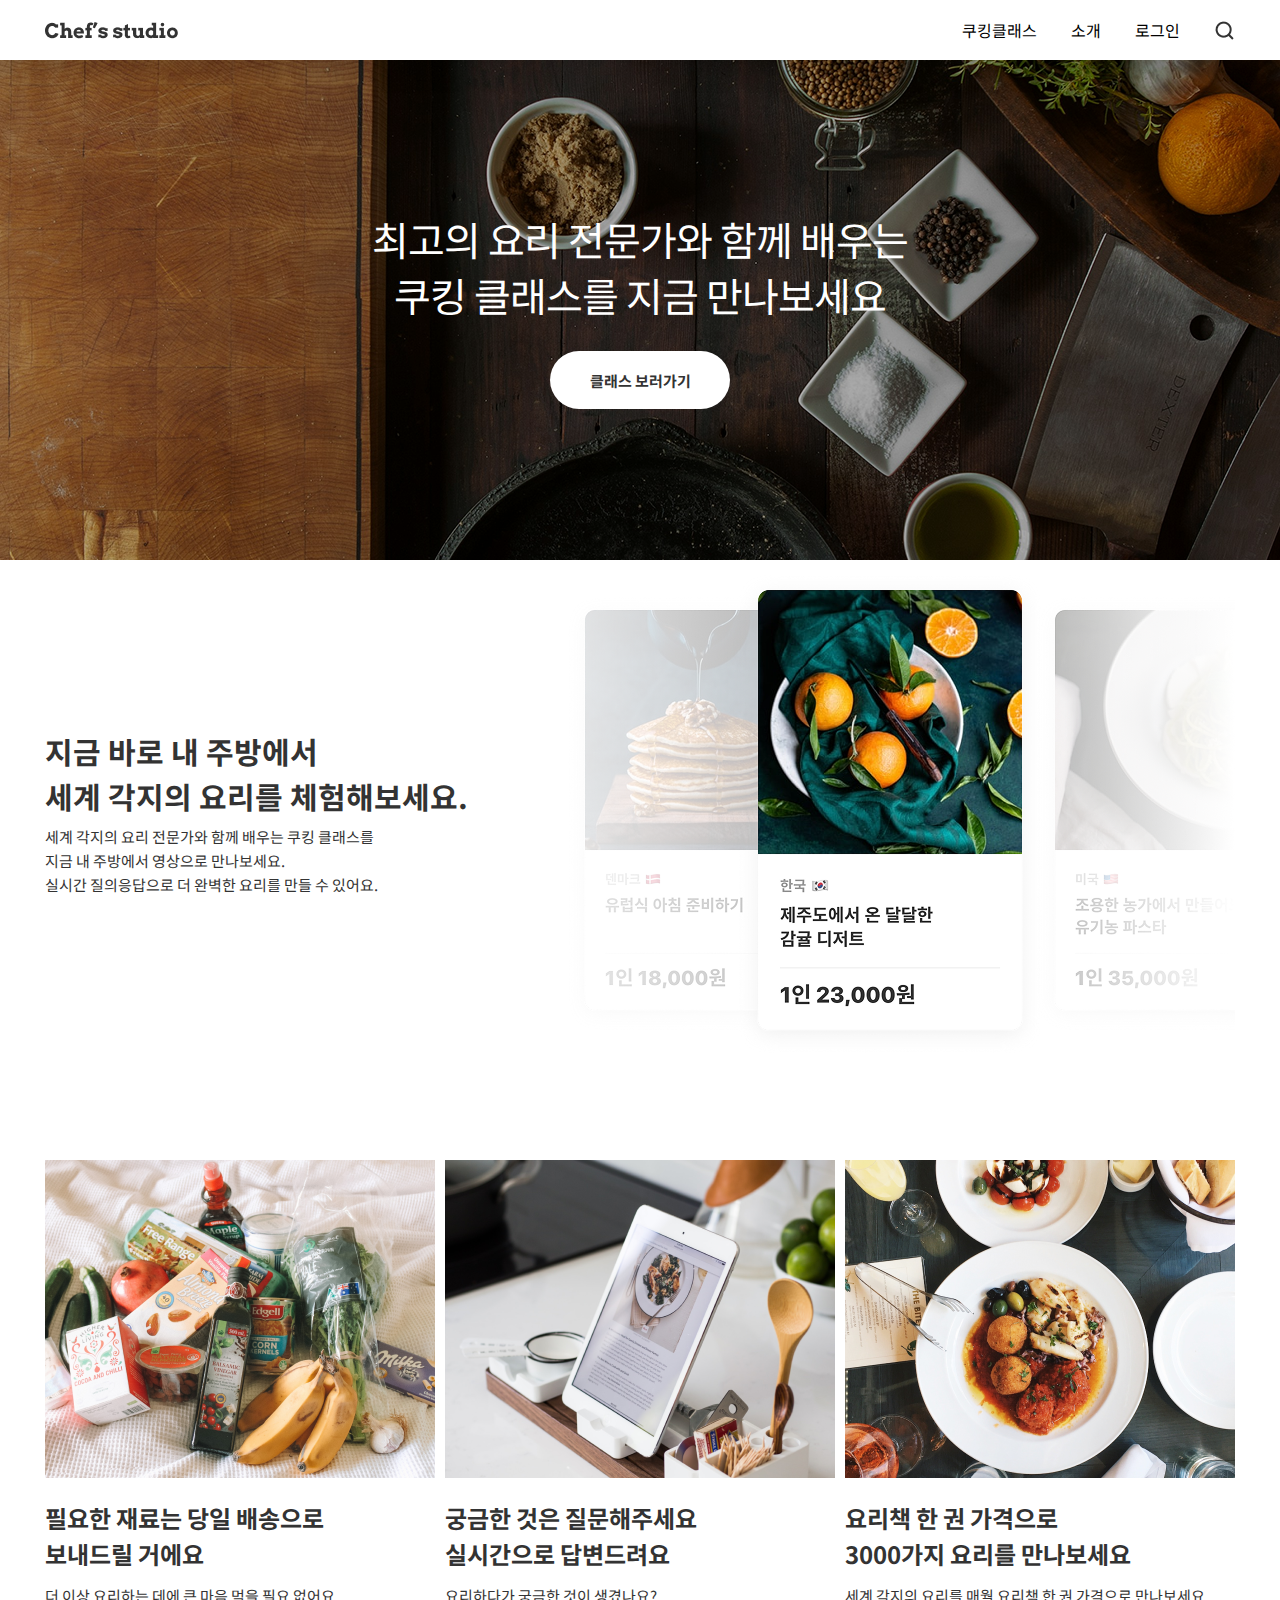
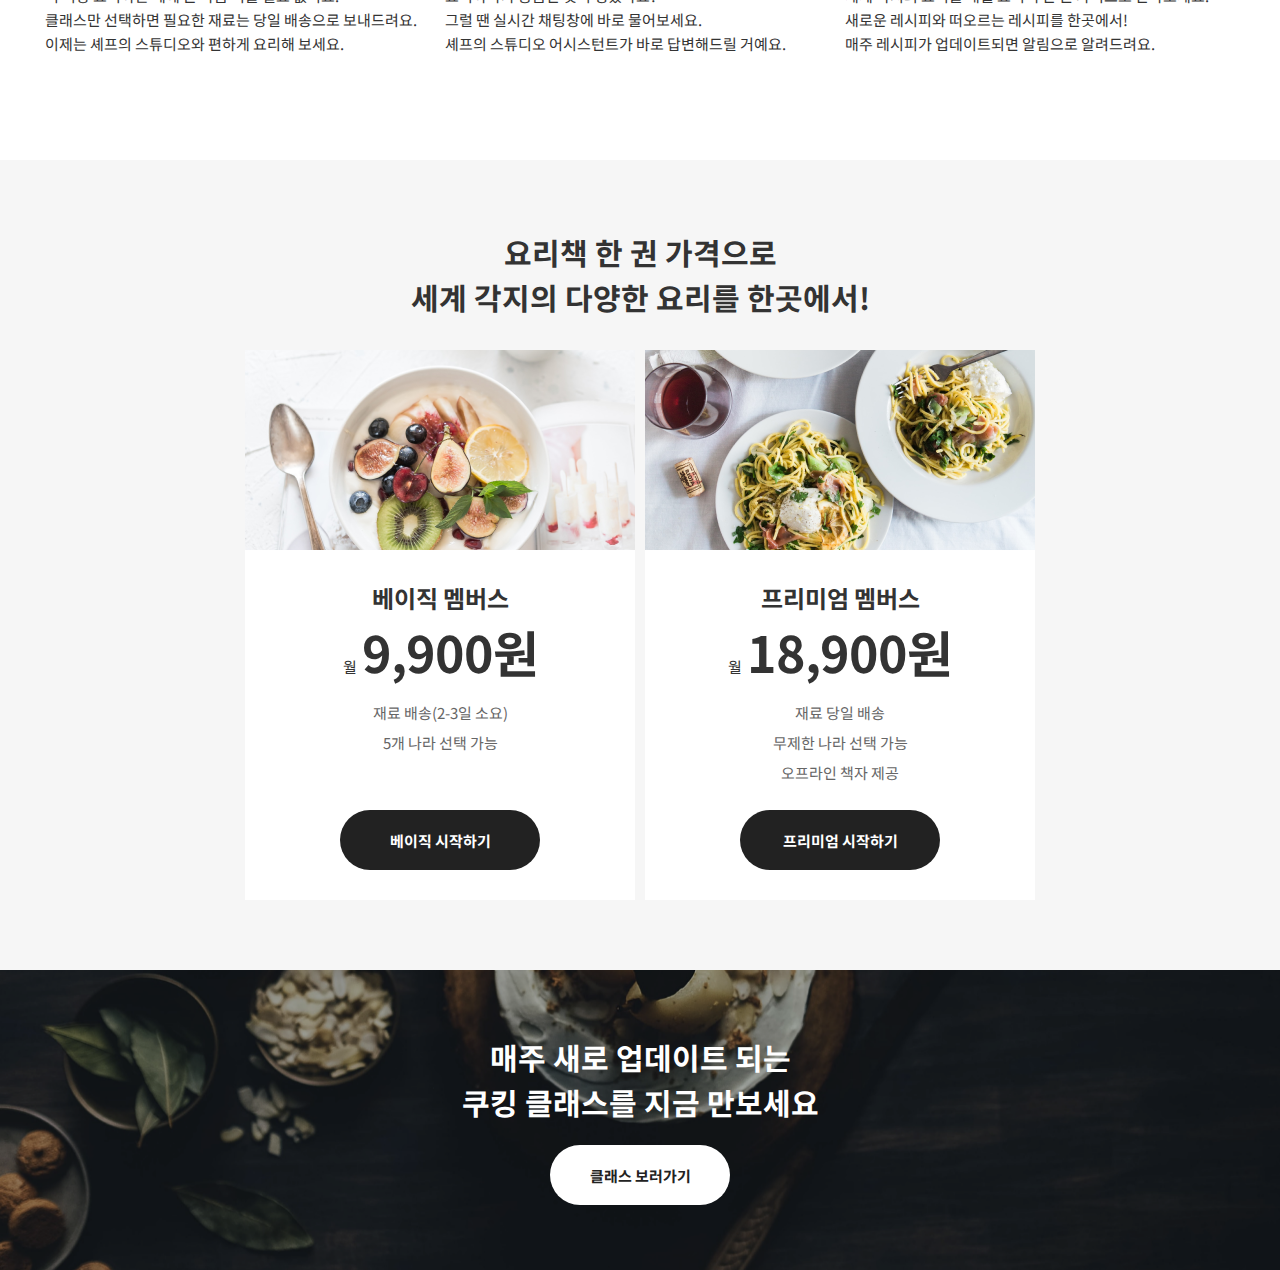
<file: index.html>
<!DOCTYPE html>
<html lang="en">
<head>
  <meta charset="UTF-8">
  <meta name="viewport" content="width=device-width, initial-scale=1.0">
  <title>Document</title>
  <!--노말라이즈-->
  <link href="css/reset.css" rel="stylesheet">
  <link href="css/style.css" rel="stylesheet">
</head>
<body>
  <header>
    <div class="inner">
      <h1 class="logo">
        <a href="#"><img src="img/ui/logo.png" alt=""></a>
      </h1>
      <ul class="gnb">
        <li><a href="#">쿠킹클래스</a></li>
        <li><a href="card/member1.html">소개</a></li>
        <li><a href="#">로그인</a></li>
        <li><a href="#"><img src="img/ui/search.png" alt=""></a></li>
      </ul>
    </div>
  </header>

  <section id="banner">
    <div class="inner">
      <h1>
        최고의 요리 전문가와 함께 배우는<br>
        쿠킹 클래스를 지금 만나보세요
      </h1>
      <button type="button">클래스 보러가기</button>
    </div>
  </section>

  <section id="overview">
    <div class="inner">
      <div class="txt">
        <h1>
          지금 바로 내 주방에서<br>
          세계 각지의 요리를 체험해보세요.
        </h1>
        <p>
          세계 각지의 요리 전문가와 함께 배우는 쿠킹 클래스를<br>
          지금 내 주방에서 영상으로 만나보세요.<br>
          실시간 질의응답으로 더 완벽한 요리를 만들 수 있어요.
        </p>
    </div>
    <div class="pic">
      <img src="img/img-cards.png" alt="">
    </div>
  </section>

  <section id="features">
    <div class="inner">
      <article class="card">
        <div class="pic"><img src="img/thumb-1.png" alt=""></div>
        <h2>필요한 재료는 당일 배송으로<br>
            보내드릴 거에요</h2>
        <p>더 이상 요리하는 데에 큰 마음 먹을 필요 없어요.<br>
          클래스만 선택하면 필요한 재료는 당일 배송으로 보내드려요.<br>
          이제는 셰프의 스튜디오와 편하게 요리해 보세요.</p> 
      </article>
      <article class="card">
        <div class="pic"><img src="img/thumb-2.png" alt=""></div>
        <h2>궁금한 것은 질문해주세요<br>
            실시간으로 답변드려요</h2>
        <p>요리하다가 궁금한 것이 생겼나요?<br>
          그럴 땐 실시간 채팅창에 바로 물어보세요.<br>
          셰프의 스튜디오 어시스턴트가 바로 답변해드릴 거예요.</p> 
      </article>
      <article class="card">
        <div class="pic"><img src="img/thumb-3.png" alt=""></div>
        <h2>요리책 한 권 가격으로<br>
            3000가지 요리를 만나보세요</h2>
        <p>세계 각지의 요리를 매월 요리책 한 권 가격으로 만나보세요.<br>
          새로운 레시피와 떠오르는 레시피를 한곳에서!<br>
          매주 레시피가 업데이트되면 알림으로 알려드려요.</p> 
      </article>
    </div>
  </section>

  <section id="pricing">
    <div class="inner">
      <h1>요리책 한 권 가격으로<br>
        세계 각지의 다양한 요리를 한곳에서!
      </h1>
      <div class="wrap">
        <article class="card">
          <div class="pic">
            <img src="img/price-img-1.png" alt="">
          </div>
          <h2>베이직 멤버스</h2>
          <h3><b>월</b>9,900원</h3>
          <p>재료 배송(2-3일 소요)</p>
          <p>5개 나라 선택 가능</p>
          <button type="button">베이직 시작하기</button>
        </article>
        <article class="card">
          <div class="pic">
            <img src="img/price-img-2.png" alt="">
          </div>
          <h2>프리미엄 멤버스</h2>
          <h3><b>월</b>18,900원</h3>
          <p>재료 당일 배송</p>
          <p>무제한 나라 선택 가능</p>
          <p>오프라인 책자 제공</p>
          <button type="button">프리미엄 시작하기</button>
        </article>
      </div>
    </div>
  </section>

  <footer>
    <div class="inner">
      <h1>
        매주 새로 업데이트 되는<br>
        쿠킹 클래스를 지금 만보세요
      </h1>
      <button type="button">클래스 보러가기</button>
    </div>
  </footer>
</body>
</html>
</file>
<file: css/style.css>
/*공통속성*/
.inner{
  width: 1280px;
  padding: 0 45px;
  margin: auto;
}
/*=======================*/
header{
  min-width: 1280px;
  width: 100%;
  box-shadow: 0px 5px 30px rgba(0,0,0,0.15);
  position: relative;
}
header .inner{
  height: 60px;
  display: flex;
  justify-content: space-between;
  align-items: center;
}
header img{
  display: block;
}
header .gnb{
  display: flex;
  gap: 34px;
  align-items: center;
}
header .gnb img{
  display: block;
  height: 100%;
}

/*banner*/
#banner{
  width: 100%;
  min-width: 1280px;
  height: 500px;
  background: url(../img/banner.png) center/cover;
}
#banner .inner{
  height: 100%;
  display: flex;
  flex-direction: column;
  justify-content: center;
  align-items: center;
}
#banner .inner h1{
  color: #fff;
  font-size: 40px;
  line-height: 56px;
  font-weight: normal;
  letter-spacing: -1px;
  text-align: center;
}
#banner .inner button{
  width: 180px;
  height: 58px;
  background-color: #fff;
  color: #333;
  border-radius: 30px;
  margin-top: 28px;
  font-size: 15px;
  font-weight: bold;
  cursor: pointer;
}
#banner .inner button:hover{
  color: #fff;
  background-color: #C09C6F;
}

/*overview*/
#overview{
  width: 100%;
  min-width: 1280px;
  height: 500px;
  overflow: hidden;/*넘어가는 부분 가려주기*/
}
#overview .inner{
  display: flex;
  justify-content: space-between;
  align-items: center;
}
#overview .inner .txt h1{
  font-size: 30px;
  line-height: 45px;
  color: #333;
}
#overview .inner .txt p{
  font-size: 15px;
  line-height: 24px;
  color: #333;
  margin-top: 6px;
}

/*features*/
#features{
  width: 100%;
  min-width: 1280px;
  height: 700px;
  padding: 100px 0;
}
#features .inner{
  display: flex;
  gap: 10px;
}
#features .inner .card .pic img{
  display: block;
}
#features .inner .card h2{
  font-size: 24px;
  line-height: 36px;
  color: #333;
  margin-top: 22px;
  margin-bottom: 12px;
}
#features .inner .card p{
  font-size: 15px;
  line-height: 24px;
  color: #333;
}

/*pricing*/
#pricing{
  width: 100%;
  min-width: 1280px;
  background-color: #f6f6f6;
  height: 810px;
  padding: 70px 0;
}

#pricing .inner h1{
  font-size: 30px;
  line-height: 45px;
  text-align: center;
  color: #333;
  margin-bottom: 30px;
}
#pricing .inner .wrap{
  width: 790px;
  margin: auto;
  display: flex;
  gap: 10px;
}

#pricing .inner .wrap .card{
  width: 390px;
  height: 550px;
  background-color: #fff;
  text-align: center;
  position: relative;
}
#pricing .inner .wrap .card img{
  display: block;
}
#pricing .inner .wrap .card h2{
  font-size: 24px;
  line-height: 36px;
  margin-top: 30px;
  color: #333;
}
#pricing .inner .wrap .card h3{
  font-size: 50px;
  line-height: 1;
  letter-spacing: -1px;
  margin-top: 10px;
  margin-bottom: 25px;
  color: #333;
}
#pricing .inner .wrap .card h3 b{
  font-size: 15px;
  font-weight: normal;
  margin-right: 6px;
  color: #333;
}
#pricing .inner .wrap .card p{
  font-size: 15px;
  line-height: 24px;
  color: #666;
  margin-bottom: 6px;
}
#pricing .inner .wrap .card button{
  position: absolute;
  left: 50%;
  transform: translateX(-50%);
  bottom: 30px;
  width: 200px;
  height: 60px;
  background-color: #222;
  border-radius: 30px;
  color: #fff;
  font-weight: bold;
  font-size: 15px;
  cursor: pointer;
  }
  /*left: 50%;
  transform: translateX(-50%);
  bottom: 30px;
  가운데 정렬할때 써먹자*/

  footer{
    width: 100%;
    min-width: 1280px;
    height: 300px;
    background: url(../img/Baner-closing.png) center/cover;
    padding: 65px 0;
    text-align: center;
  }
  footer .inner h1{
    font-size: 30px;
    line-height: 45px;
    color: #fff;
    margin-bottom: 20px;
  }
  footer .inner button{
    width: 180px;
    height: 60px;
    background-color: #fff;
    border-radius: 30px;
    font-size: 15px;
    font-weight: bold;
    color: #222;
    cursor: pointer;
  }
  footer .inner button:hover{
    background-color: #C09C6F;
    color: #fff;
  }
</file>
